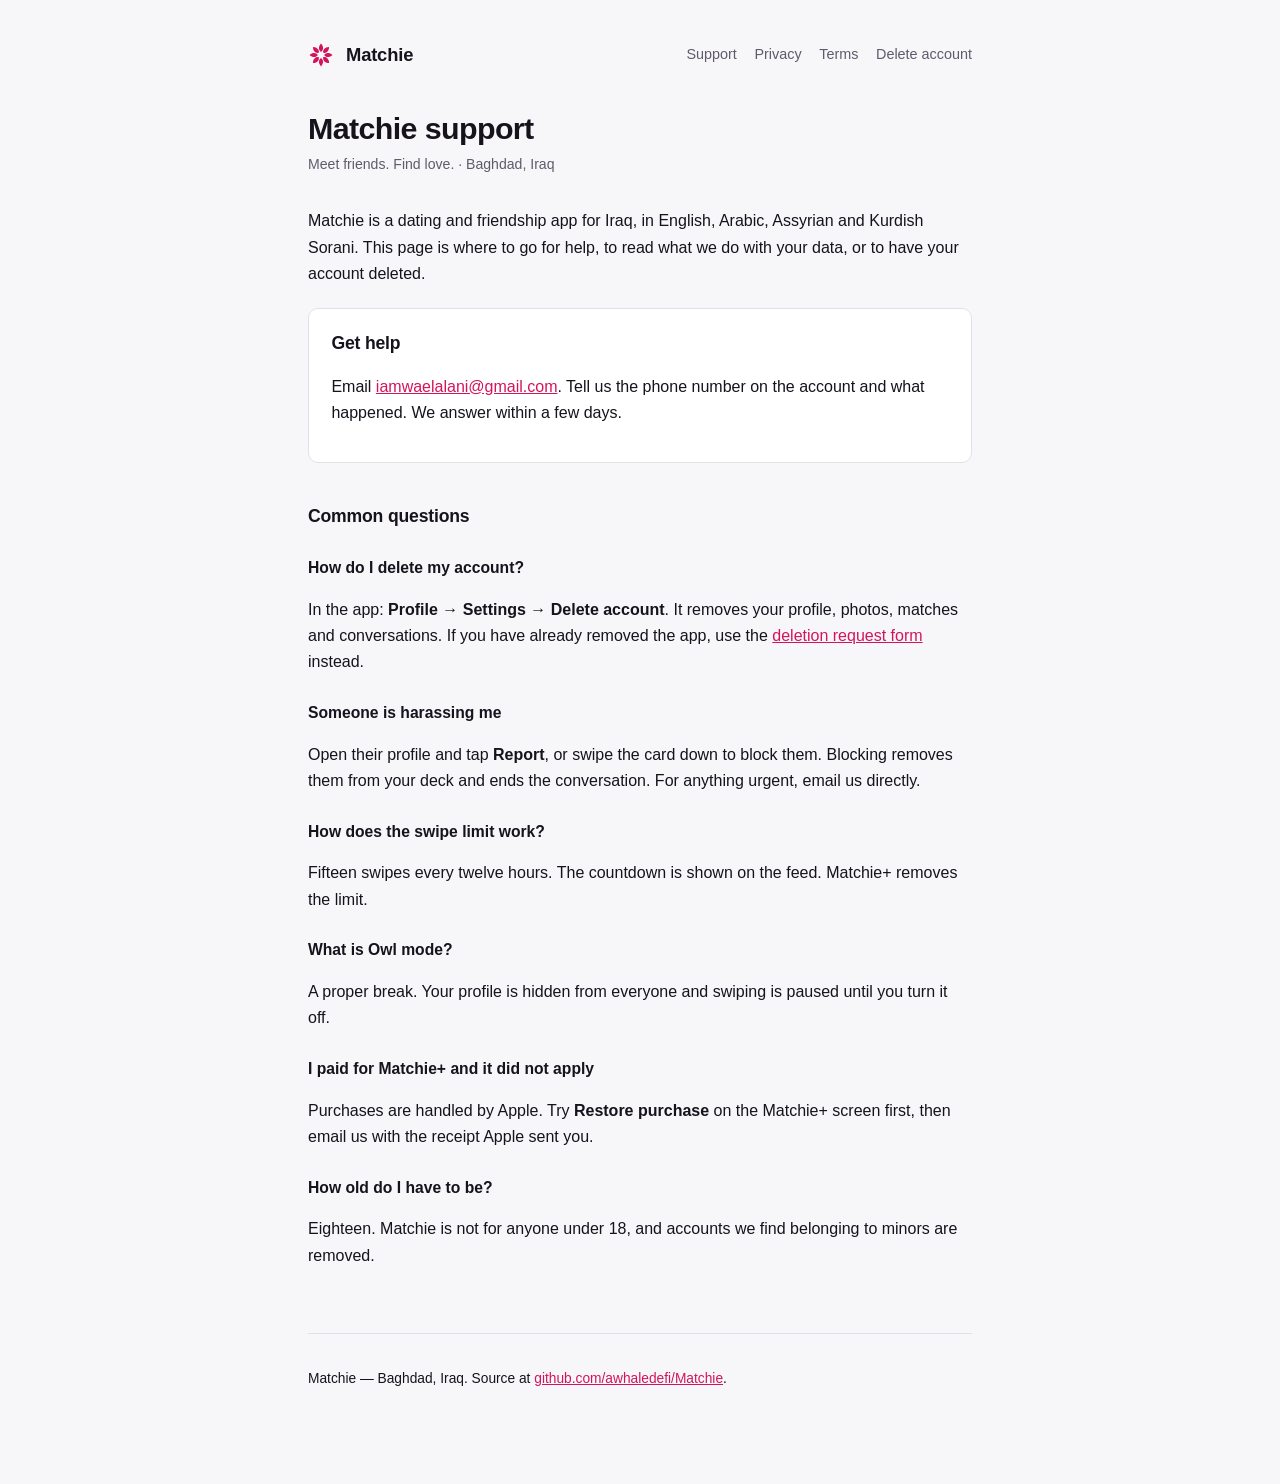
<file: index.html>
<!doctype html>
<html lang="en">
<head>
<meta charset="utf-8">
<meta name="viewport" content="width=device-width, initial-scale=1">
<title>Matchie — Support</title>
<meta name="description" content="Support, privacy and account deletion for the Matchie app.">
<link rel="stylesheet" href="style.css">
</head>
<body>
<div class="wrap">
<header>
  <svg width="26" height="26" viewBox="-50 -50 100 100" aria-hidden="true">
    <g fill="#D4145A"><path d="M0-12C-9-18-12-31 0-44 12-31 9-18 0-12Z" transform="rotate(0)"/><path d="M0-12C-9-18-12-31 0-44 12-31 9-18 0-12Z" transform="rotate(45)"/><path d="M0-12C-9-18-12-31 0-44 12-31 9-18 0-12Z" transform="rotate(90)"/><path d="M0-12C-9-18-12-31 0-44 12-31 9-18 0-12Z" transform="rotate(135)"/><path d="M0-12C-9-18-12-31 0-44 12-31 9-18 0-12Z" transform="rotate(180)"/><path d="M0-12C-9-18-12-31 0-44 12-31 9-18 0-12Z" transform="rotate(225)"/><path d="M0-12C-9-18-12-31 0-44 12-31 9-18 0-12Z" transform="rotate(270)"/><path d="M0-12C-9-18-12-31 0-44 12-31 9-18 0-12Z" transform="rotate(315)"/></g>
  </svg>
  <b>Matchie</b>
  <nav>
    <a href="index.html">Support</a>
    <a href="privacy.html">Privacy</a>
    <a href="terms.html">Terms</a>
    <a href="delete-account.html">Delete account</a>
  </nav>
</header>

<h1>Matchie support</h1>
<p class="updated">Meet friends. Find love. &middot; Baghdad, Iraq</p>

<p>Matchie is a dating and friendship app for Iraq, in English, Arabic, Assyrian
and Kurdish Sorani. This page is where to go for help, to read what we do with
your data, or to have your account deleted.</p>

<div class="card">
  <h2 style="margin-top:0">Get help</h2>
  <p>Email <a href="mailto:iamwaelalani@gmail.com">iamwaelalani@gmail.com</a>. Tell us the phone
  number on the account and what happened. We answer within a few days.</p>
</div>

<h2>Common questions</h2>

<h3>How do I delete my account?</h3>
<p>In the app: <b>Profile &rarr; Settings &rarr; Delete account</b>. It removes your
profile, photos, matches and conversations. If you have already removed the app,
use the <a href="delete-account.html">deletion request form</a> instead.</p>

<h3>Someone is harassing me</h3>
<p>Open their profile and tap <b>Report</b>, or swipe the card down to block them.
Blocking removes them from your deck and ends the conversation. For anything urgent,
email us directly.</p>

<h3>How does the swipe limit work?</h3>
<p>Fifteen swipes every twelve hours. The countdown is shown on the feed.
Matchie+ removes the limit.</p>

<h3>What is Owl mode?</h3>
<p>A proper break. Your profile is hidden from everyone and swiping is paused until
you turn it off.</p>

<h3>I paid for Matchie+ and it did not apply</h3>
<p>Purchases are handled by Apple. Try <b>Restore purchase</b> on the Matchie+ screen
first, then email us with the receipt Apple sent you.</p>

<h3>How old do I have to be?</h3>
<p>Eighteen. Matchie is not for anyone under 18, and accounts we find belonging to
minors are removed.</p>
<footer>
  <p>Matchie &mdash; Baghdad, Iraq. Source at
     <a href="https://github.com/awhaledefi/Matchie">github.com/awhaledefi/Matchie</a>.</p>
</footer>
</div>
</body>
</html>
</file>
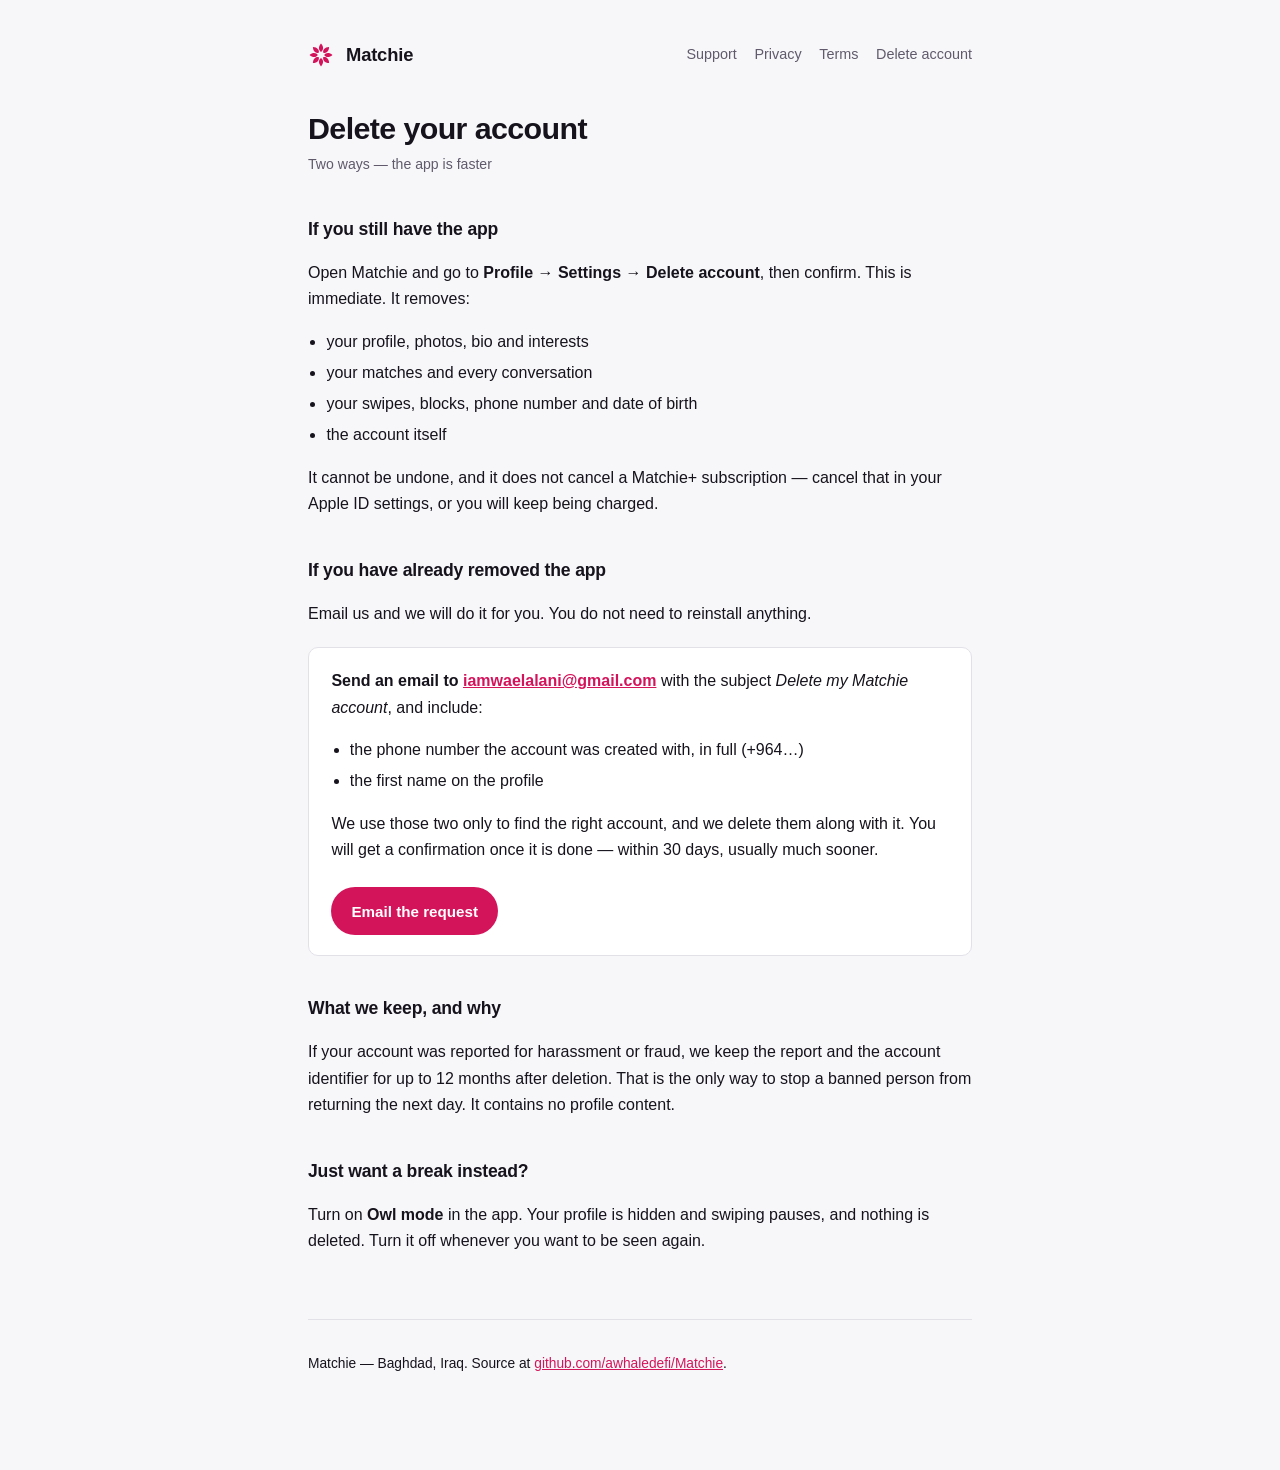
<file: delete-account.html>
<!doctype html>
<html lang="en">
<head>
<meta charset="utf-8">
<meta name="viewport" content="width=device-width, initial-scale=1">
<title>Matchie — Delete your account</title>
<meta name="description" content="Request deletion of your Matchie account and data, with or without the app installed.">
<link rel="stylesheet" href="style.css">
</head>
<body>
<div class="wrap">
<header>
  <svg width="26" height="26" viewBox="-50 -50 100 100" aria-hidden="true">
    <g fill="#D4145A"><path d="M0-12C-9-18-12-31 0-44 12-31 9-18 0-12Z" transform="rotate(0)"/><path d="M0-12C-9-18-12-31 0-44 12-31 9-18 0-12Z" transform="rotate(45)"/><path d="M0-12C-9-18-12-31 0-44 12-31 9-18 0-12Z" transform="rotate(90)"/><path d="M0-12C-9-18-12-31 0-44 12-31 9-18 0-12Z" transform="rotate(135)"/><path d="M0-12C-9-18-12-31 0-44 12-31 9-18 0-12Z" transform="rotate(180)"/><path d="M0-12C-9-18-12-31 0-44 12-31 9-18 0-12Z" transform="rotate(225)"/><path d="M0-12C-9-18-12-31 0-44 12-31 9-18 0-12Z" transform="rotate(270)"/><path d="M0-12C-9-18-12-31 0-44 12-31 9-18 0-12Z" transform="rotate(315)"/></g>
  </svg>
  <b>Matchie</b>
  <nav>
    <a href="index.html">Support</a>
    <a href="privacy.html">Privacy</a>
    <a href="terms.html">Terms</a>
    <a href="delete-account.html">Delete account</a>
  </nav>
</header>

<h1>Delete your account</h1>
<p class="updated">Two ways &mdash; the app is faster</p>

<h2>If you still have the app</h2>
<p>Open Matchie and go to <b>Profile &rarr; Settings &rarr; Delete account</b>, then
confirm. This is immediate. It removes:</p>
<ul>
  <li>your profile, photos, bio and interests</li>
  <li>your matches and every conversation</li>
  <li>your swipes, blocks, phone number and date of birth</li>
  <li>the account itself</li>
</ul>
<p>It cannot be undone, and it does not cancel a Matchie+ subscription &mdash; cancel
that in your Apple ID settings, or you will keep being charged.</p>

<h2>If you have already removed the app</h2>
<p>Email us and we will do it for you. You do not need to reinstall anything.</p>

<div class="card">
  <p style="margin-top:0"><b>Send an email to
    <a href="mailto:iamwaelalani@gmail.com?subject=Delete%20my%20Matchie%20account">iamwaelalani@gmail.com</a></b>
    with the subject <i>Delete my Matchie account</i>, and include:</p>
  <ul>
    <li>the phone number the account was created with, in full (+964&hellip;)</li>
    <li>the first name on the profile</li>
  </ul>
  <p>We use those two only to find the right account, and we delete them along with it.
     You will get a confirmation once it is done &mdash; within 30 days, usually much sooner.</p>
  <a class="btn" href="mailto:iamwaelalani@gmail.com?subject=Delete%20my%20Matchie%20account">Email the request</a>
</div>

<h2>What we keep, and why</h2>
<p>If your account was reported for harassment or fraud, we keep the report and the
account identifier for up to 12 months after deletion. That is the only way to stop
a banned person from returning the next day. It contains no profile content.</p>

<h2>Just want a break instead?</h2>
<p>Turn on <b>Owl mode</b> in the app. Your profile is hidden and swiping pauses,
and nothing is deleted. Turn it off whenever you want to be seen again.</p>
<footer>
  <p>Matchie &mdash; Baghdad, Iraq. Source at
     <a href="https://github.com/awhaledefi/Matchie">github.com/awhaledefi/Matchie</a>.</p>
</footer>
</div>
</body>
</html>
</file>
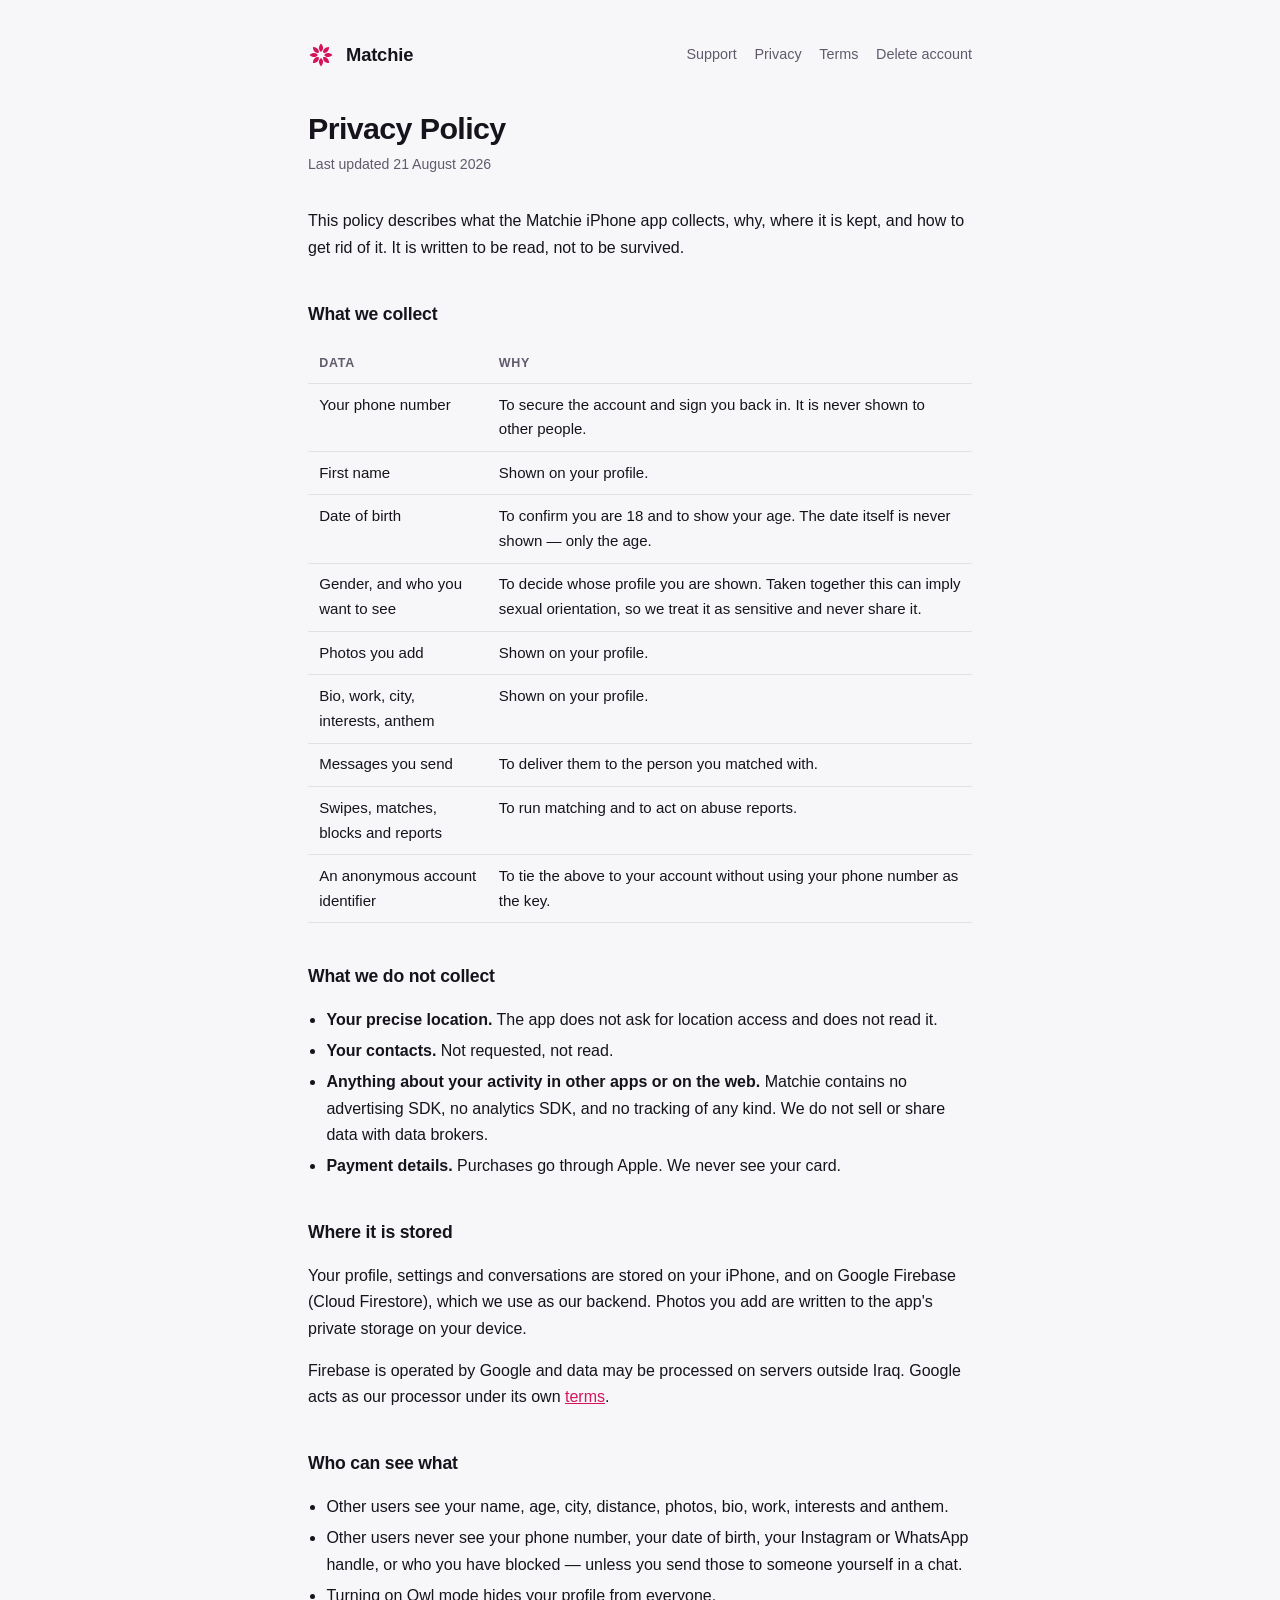
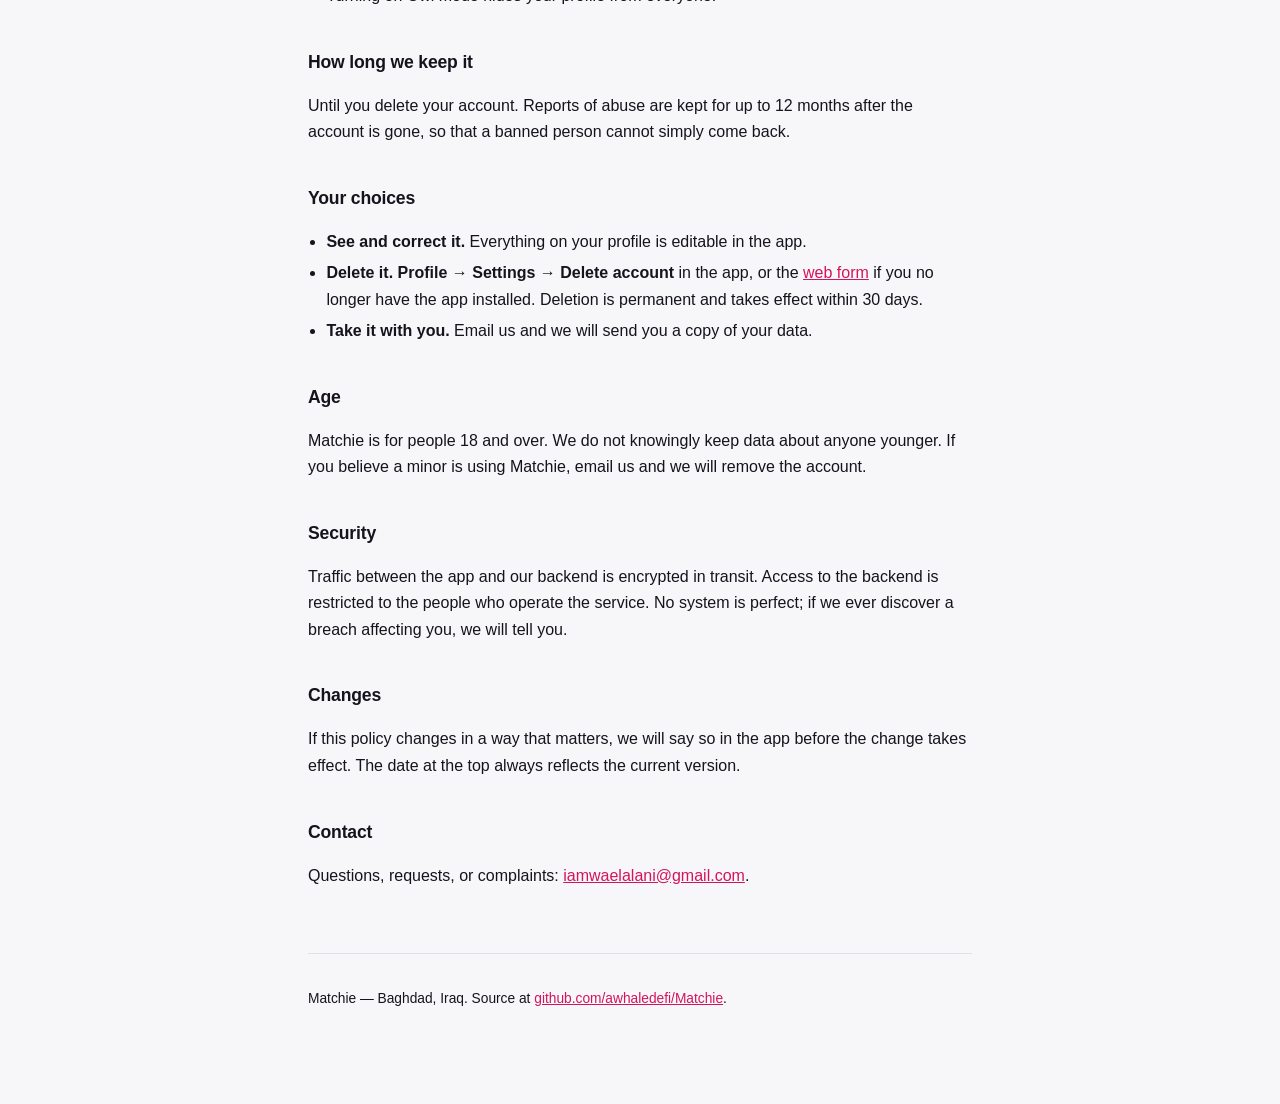
<file: privacy.html>
<!doctype html>
<html lang="en">
<head>
<meta charset="utf-8">
<meta name="viewport" content="width=device-width, initial-scale=1">
<title>Matchie — Privacy Policy</title>
<meta name="description" content="What Matchie collects, why, where it is stored, and how to delete it.">
<link rel="stylesheet" href="style.css">
</head>
<body>
<div class="wrap">
<header>
  <svg width="26" height="26" viewBox="-50 -50 100 100" aria-hidden="true">
    <g fill="#D4145A"><path d="M0-12C-9-18-12-31 0-44 12-31 9-18 0-12Z" transform="rotate(0)"/><path d="M0-12C-9-18-12-31 0-44 12-31 9-18 0-12Z" transform="rotate(45)"/><path d="M0-12C-9-18-12-31 0-44 12-31 9-18 0-12Z" transform="rotate(90)"/><path d="M0-12C-9-18-12-31 0-44 12-31 9-18 0-12Z" transform="rotate(135)"/><path d="M0-12C-9-18-12-31 0-44 12-31 9-18 0-12Z" transform="rotate(180)"/><path d="M0-12C-9-18-12-31 0-44 12-31 9-18 0-12Z" transform="rotate(225)"/><path d="M0-12C-9-18-12-31 0-44 12-31 9-18 0-12Z" transform="rotate(270)"/><path d="M0-12C-9-18-12-31 0-44 12-31 9-18 0-12Z" transform="rotate(315)"/></g>
  </svg>
  <b>Matchie</b>
  <nav>
    <a href="index.html">Support</a>
    <a href="privacy.html">Privacy</a>
    <a href="terms.html">Terms</a>
    <a href="delete-account.html">Delete account</a>
  </nav>
</header>

<h1>Privacy Policy</h1>
<p class="updated">Last updated 21 August 2026</p>

<p>This policy describes what the Matchie iPhone app collects, why, where it is
kept, and how to get rid of it. It is written to be read, not to be survived.</p>

<h2>What we collect</h2>
<table>
  <thead><tr><th>Data</th><th>Why</th></tr></thead>
  <tbody>
    <tr><td>Your phone number</td><td>To secure the account and sign you back in. It is never shown to other people.</td></tr>
    <tr><td>First name</td><td>Shown on your profile.</td></tr>
    <tr><td>Date of birth</td><td>To confirm you are 18 and to show your age. The date itself is never shown &mdash; only the age.</td></tr>
    <tr><td>Gender, and who you want to see</td><td>To decide whose profile you are shown. Taken together this can imply sexual orientation, so we treat it as sensitive and never share it.</td></tr>
    <tr><td>Photos you add</td><td>Shown on your profile.</td></tr>
    <tr><td>Bio, work, city, interests, anthem</td><td>Shown on your profile.</td></tr>
    <tr><td>Messages you send</td><td>To deliver them to the person you matched with.</td></tr>
    <tr><td>Swipes, matches, blocks and reports</td><td>To run matching and to act on abuse reports.</td></tr>
    <tr><td>An anonymous account identifier</td><td>To tie the above to your account without using your phone number as the key.</td></tr>
  </tbody>
</table>

<h2>What we do not collect</h2>
<ul>
  <li><b>Your precise location.</b> The app does not ask for location access and does not read it.</li>
  <li><b>Your contacts.</b> Not requested, not read.</li>
  <li><b>Anything about your activity in other apps or on the web.</b> Matchie contains no advertising SDK, no analytics SDK, and no tracking of any kind. We do not sell or share data with data brokers.</li>
  <li><b>Payment details.</b> Purchases go through Apple. We never see your card.</li>
</ul>

<h2>Where it is stored</h2>
<p>Your profile, settings and conversations are stored on your iPhone, and on
Google Firebase (Cloud Firestore), which we use as our backend. Photos you add
are written to the app's private storage on your device.</p>
<p>Firebase is operated by Google and data may be processed on servers outside
Iraq. Google acts as our processor under its own
<a href="https://firebase.google.com/support/privacy">terms</a>.</p>

<h2>Who can see what</h2>
<ul>
  <li>Other users see your name, age, city, distance, photos, bio, work, interests and anthem.</li>
  <li>Other users never see your phone number, your date of birth, your Instagram or WhatsApp handle, or who you have blocked &mdash; unless you send those to someone yourself in a chat.</li>
  <li>Turning on Owl mode hides your profile from everyone.</li>
</ul>

<h2>How long we keep it</h2>
<p>Until you delete your account. Reports of abuse are kept for up to 12 months
after the account is gone, so that a banned person cannot simply come back.</p>

<h2>Your choices</h2>
<ul>
  <li><b>See and correct it.</b> Everything on your profile is editable in the app.</li>
  <li><b>Delete it.</b> <b>Profile &rarr; Settings &rarr; Delete account</b> in the app, or the
      <a href="delete-account.html">web form</a> if you no longer have the app installed.
      Deletion is permanent and takes effect within 30 days.</li>
  <li><b>Take it with you.</b> Email us and we will send you a copy of your data.</li>
</ul>

<h2>Age</h2>
<p>Matchie is for people 18 and over. We do not knowingly keep data about anyone
younger. If you believe a minor is using Matchie, email us and we will remove the
account.</p>

<h2>Security</h2>
<p>Traffic between the app and our backend is encrypted in transit. Access to the
backend is restricted to the people who operate the service. No system is perfect;
if we ever discover a breach affecting you, we will tell you.</p>

<h2>Changes</h2>
<p>If this policy changes in a way that matters, we will say so in the app before
the change takes effect. The date at the top always reflects the current version.</p>

<h2>Contact</h2>
<p>Questions, requests, or complaints: <a href="mailto:iamwaelalani@gmail.com">iamwaelalani@gmail.com</a>.</p>
<footer>
  <p>Matchie &mdash; Baghdad, Iraq. Source at
     <a href="https://github.com/awhaledefi/Matchie">github.com/awhaledefi/Matchie</a>.</p>
</footer>
</div>
</body>
</html>
</file>
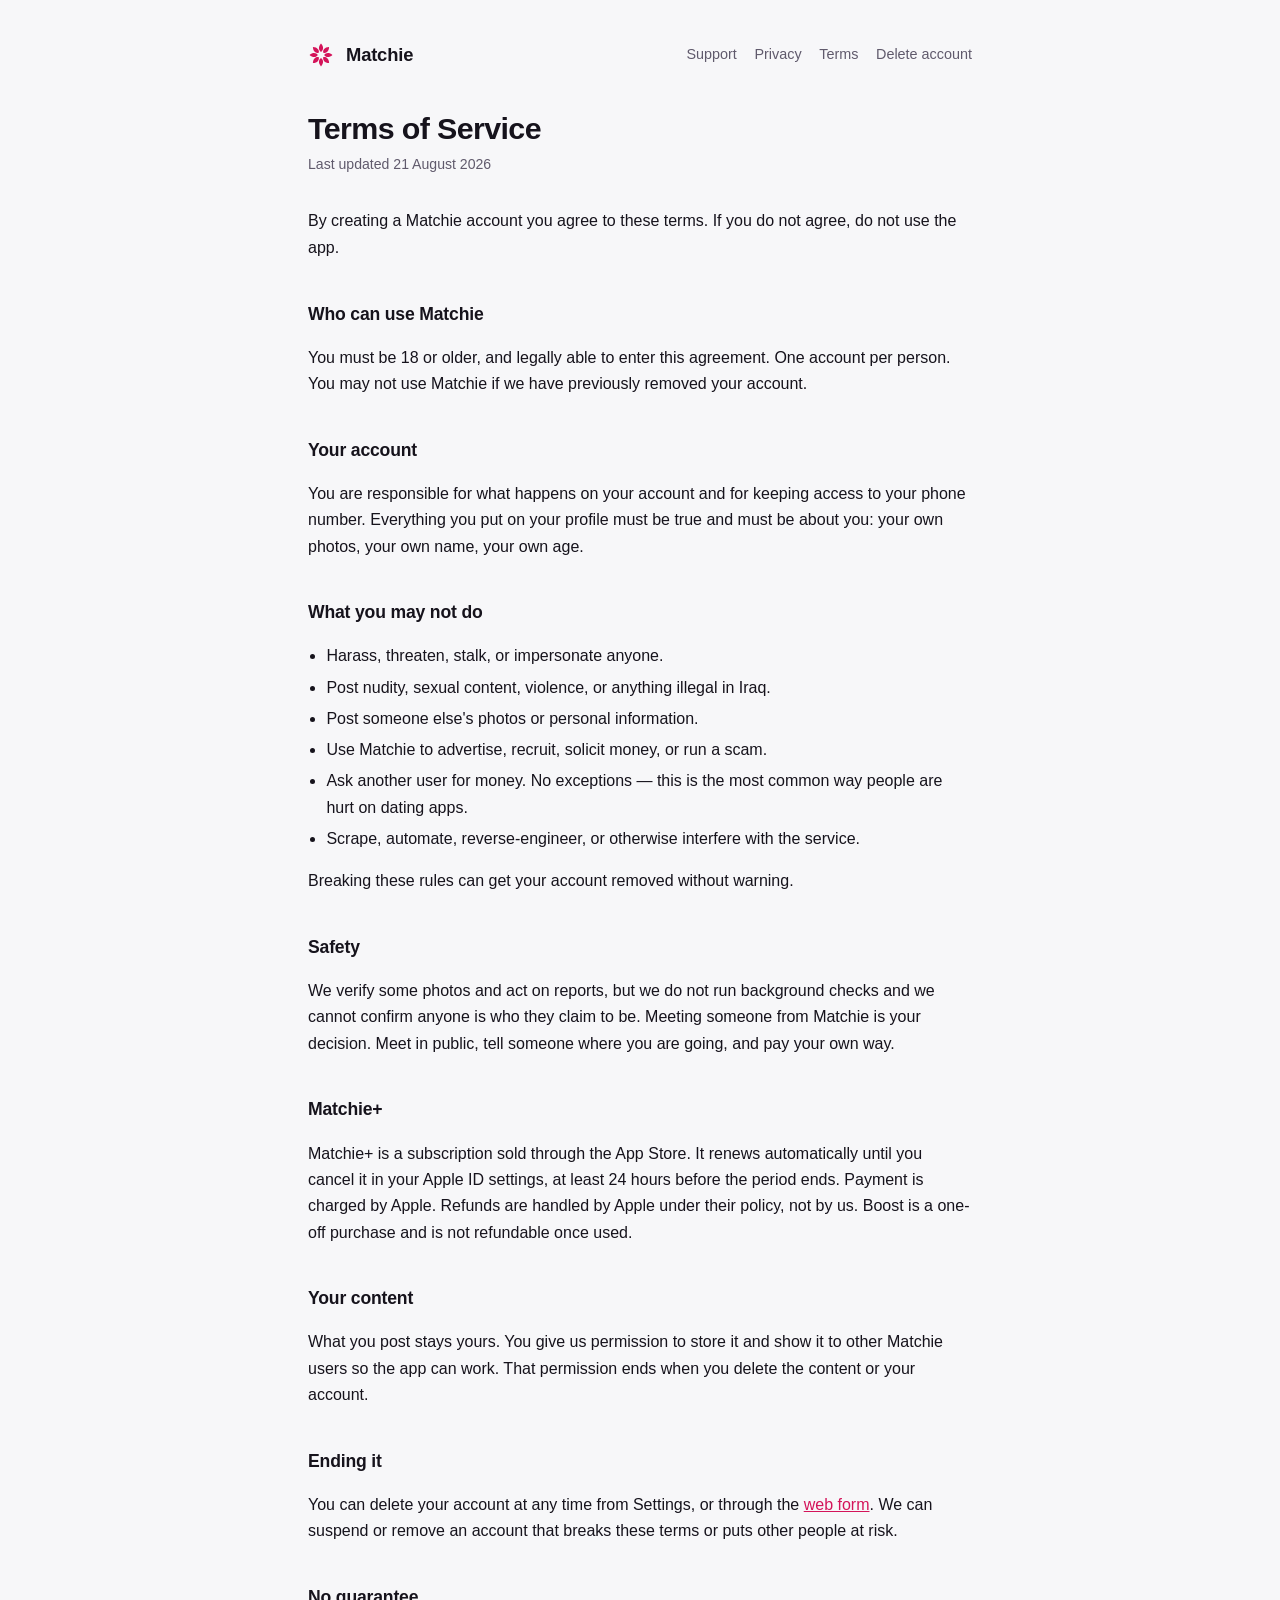
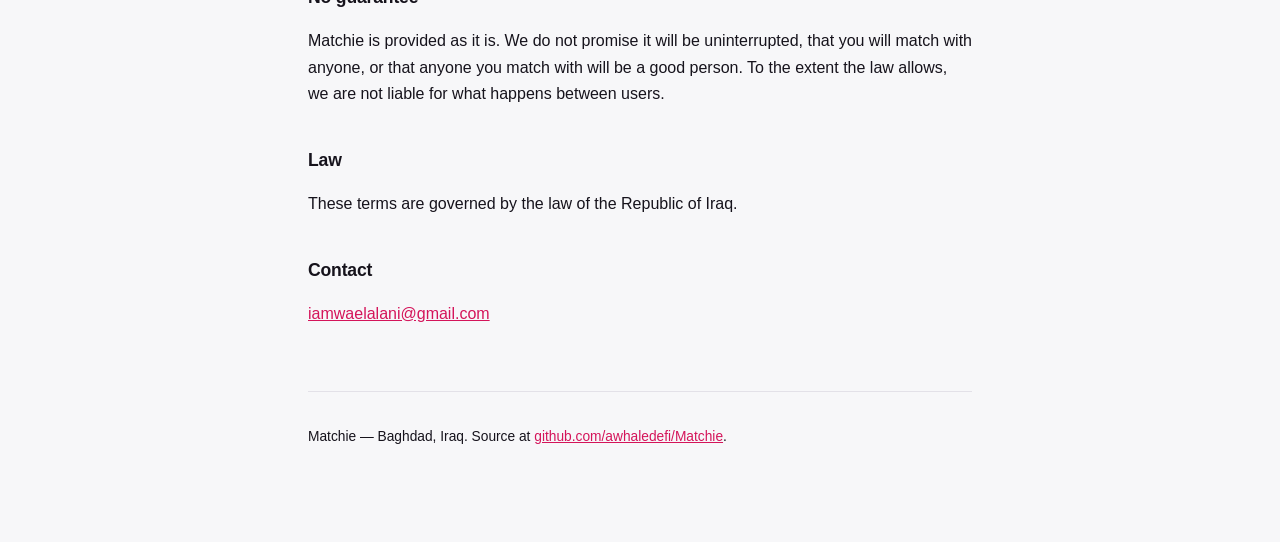
<file: terms.html>
<!doctype html>
<html lang="en">
<head>
<meta charset="utf-8">
<meta name="viewport" content="width=device-width, initial-scale=1">
<title>Matchie — Terms of Service</title>
<meta name="description" content="The rules for using Matchie.">
<link rel="stylesheet" href="style.css">
</head>
<body>
<div class="wrap">
<header>
  <svg width="26" height="26" viewBox="-50 -50 100 100" aria-hidden="true">
    <g fill="#D4145A"><path d="M0-12C-9-18-12-31 0-44 12-31 9-18 0-12Z" transform="rotate(0)"/><path d="M0-12C-9-18-12-31 0-44 12-31 9-18 0-12Z" transform="rotate(45)"/><path d="M0-12C-9-18-12-31 0-44 12-31 9-18 0-12Z" transform="rotate(90)"/><path d="M0-12C-9-18-12-31 0-44 12-31 9-18 0-12Z" transform="rotate(135)"/><path d="M0-12C-9-18-12-31 0-44 12-31 9-18 0-12Z" transform="rotate(180)"/><path d="M0-12C-9-18-12-31 0-44 12-31 9-18 0-12Z" transform="rotate(225)"/><path d="M0-12C-9-18-12-31 0-44 12-31 9-18 0-12Z" transform="rotate(270)"/><path d="M0-12C-9-18-12-31 0-44 12-31 9-18 0-12Z" transform="rotate(315)"/></g>
  </svg>
  <b>Matchie</b>
  <nav>
    <a href="index.html">Support</a>
    <a href="privacy.html">Privacy</a>
    <a href="terms.html">Terms</a>
    <a href="delete-account.html">Delete account</a>
  </nav>
</header>

<h1>Terms of Service</h1>
<p class="updated">Last updated 21 August 2026</p>

<p>By creating a Matchie account you agree to these terms. If you do not agree,
do not use the app.</p>

<h2>Who can use Matchie</h2>
<p>You must be 18 or older, and legally able to enter this agreement. One account
per person. You may not use Matchie if we have previously removed your account.</p>

<h2>Your account</h2>
<p>You are responsible for what happens on your account and for keeping access to
your phone number. Everything you put on your profile must be true and must be
about you: your own photos, your own name, your own age.</p>

<h2>What you may not do</h2>
<ul>
  <li>Harass, threaten, stalk, or impersonate anyone.</li>
  <li>Post nudity, sexual content, violence, or anything illegal in Iraq.</li>
  <li>Post someone else's photos or personal information.</li>
  <li>Use Matchie to advertise, recruit, solicit money, or run a scam.</li>
  <li>Ask another user for money. No exceptions &mdash; this is the most common way
      people are hurt on dating apps.</li>
  <li>Scrape, automate, reverse-engineer, or otherwise interfere with the service.</li>
</ul>
<p>Breaking these rules can get your account removed without warning.</p>

<h2>Safety</h2>
<p>We verify some photos and act on reports, but we do not run background checks
and we cannot confirm anyone is who they claim to be. Meeting someone from Matchie
is your decision. Meet in public, tell someone where you are going, and pay your
own way.</p>

<h2>Matchie+</h2>
<p>Matchie+ is a subscription sold through the App Store. It renews automatically
until you cancel it in your Apple ID settings, at least 24 hours before the period
ends. Payment is charged by Apple. Refunds are handled by Apple under their policy,
not by us. Boost is a one-off purchase and is not refundable once used.</p>

<h2>Your content</h2>
<p>What you post stays yours. You give us permission to store it and show it to
other Matchie users so the app can work. That permission ends when you delete the
content or your account.</p>

<h2>Ending it</h2>
<p>You can delete your account at any time from Settings, or through the
<a href="delete-account.html">web form</a>. We can suspend or remove an account
that breaks these terms or puts other people at risk.</p>

<h2>No guarantee</h2>
<p>Matchie is provided as it is. We do not promise it will be uninterrupted, that
you will match with anyone, or that anyone you match with will be a good person.
To the extent the law allows, we are not liable for what happens between users.</p>

<h2>Law</h2>
<p>These terms are governed by the law of the Republic of Iraq.</p>

<h2>Contact</h2>
<p><a href="mailto:iamwaelalani@gmail.com">iamwaelalani@gmail.com</a></p>
<footer>
  <p>Matchie &mdash; Baghdad, Iraq. Source at
     <a href="https://github.com/awhaledefi/Matchie">github.com/awhaledefi/Matchie</a>.</p>
</footer>
</div>
</body>
</html>
</file>
<file: style.css>
/* Matchie support & legal pages. Deliberately plain: these are documents, not
   marketing. Same accent as the app so they don't feel like someone else's site. */
:root {
  --ground: #F7F7F9;
  --surface: #FFFFFF;
  --line: #E3E1E8;
  --text: #16131C;
  --dim: #605A6C;
  --accent: #D4145A;
}
@media (prefers-color-scheme: dark) {
  :root {
    --ground: #0F0B13;
    --surface: #191320;
    --line: #322A3C;
    --text: #F0ECF3;
    --dim: #A79EB2;
    --accent: #FF6D9C;
  }
}
* { box-sizing: border-box; }
body {
  margin: 0;
  background: var(--ground);
  color: var(--text);
  font: 16px/1.65 -apple-system, BlinkMacSystemFont, "Segoe UI", Roboto, Helvetica, Arial, sans-serif;
  -webkit-text-size-adjust: 100%;
}
.wrap { max-width: 44rem; margin: 0 auto; padding: 2.5rem 1.25rem 5rem; }
header { display: flex; align-items: center; gap: .75rem; margin-bottom: 2.5rem; }
header svg { flex: 0 0 auto; }
header b { font-size: 1.15rem; letter-spacing: -.01em; }
nav { margin-left: auto; display: flex; gap: 1.1rem; font-size: .9rem; }
nav a { color: var(--dim); text-decoration: none; }
nav a:hover, nav a:focus-visible { color: var(--accent); text-decoration: underline; }
h1 { font-size: 1.9rem; line-height: 1.2; margin: 0 0 .4rem; letter-spacing: -.02em; }
h2 { font-size: 1.1rem; margin: 2.4rem 0 .6rem; letter-spacing: -.01em; }
h3 { font-size: .98rem; margin: 1.5rem 0 .4rem; }
p, li { color: var(--text); }
.dim { color: var(--dim); }
.updated { color: var(--dim); font-size: .88rem; margin: 0 0 2rem; }
ul { padding-left: 1.15rem; }
li { margin: .3rem 0; }
a { color: var(--accent); }
table { border-collapse: collapse; width: 100%; margin: 1rem 0; font-size: .94rem; }
th, td { text-align: left; padding: .55rem .7rem; border-bottom: 1px solid var(--line); vertical-align: top; }
th { font-size: .78rem; text-transform: uppercase; letter-spacing: .06em; color: var(--dim); }
.card { background: var(--surface); border: 1px solid var(--line); border-radius: 10px; padding: 1.25rem 1.4rem; margin: 1.25rem 0; }
code { font-family: ui-monospace, SFMono-Regular, Menlo, monospace; font-size: .92em; background: var(--surface); border: 1px solid var(--line); border-radius: 4px; padding: .1em .35em; }
footer { margin-top: 4rem; padding-top: 1.25rem; border-top: 1px solid var(--line); color: var(--dim); font-size: .86rem; }
.btn {
  display: inline-block; margin-top: .5rem;
  background: var(--accent); color: #fff; text-decoration: none;
  padding: .7rem 1.25rem; border-radius: 999px; font-weight: 600; font-size: .95rem;
}
</file>
